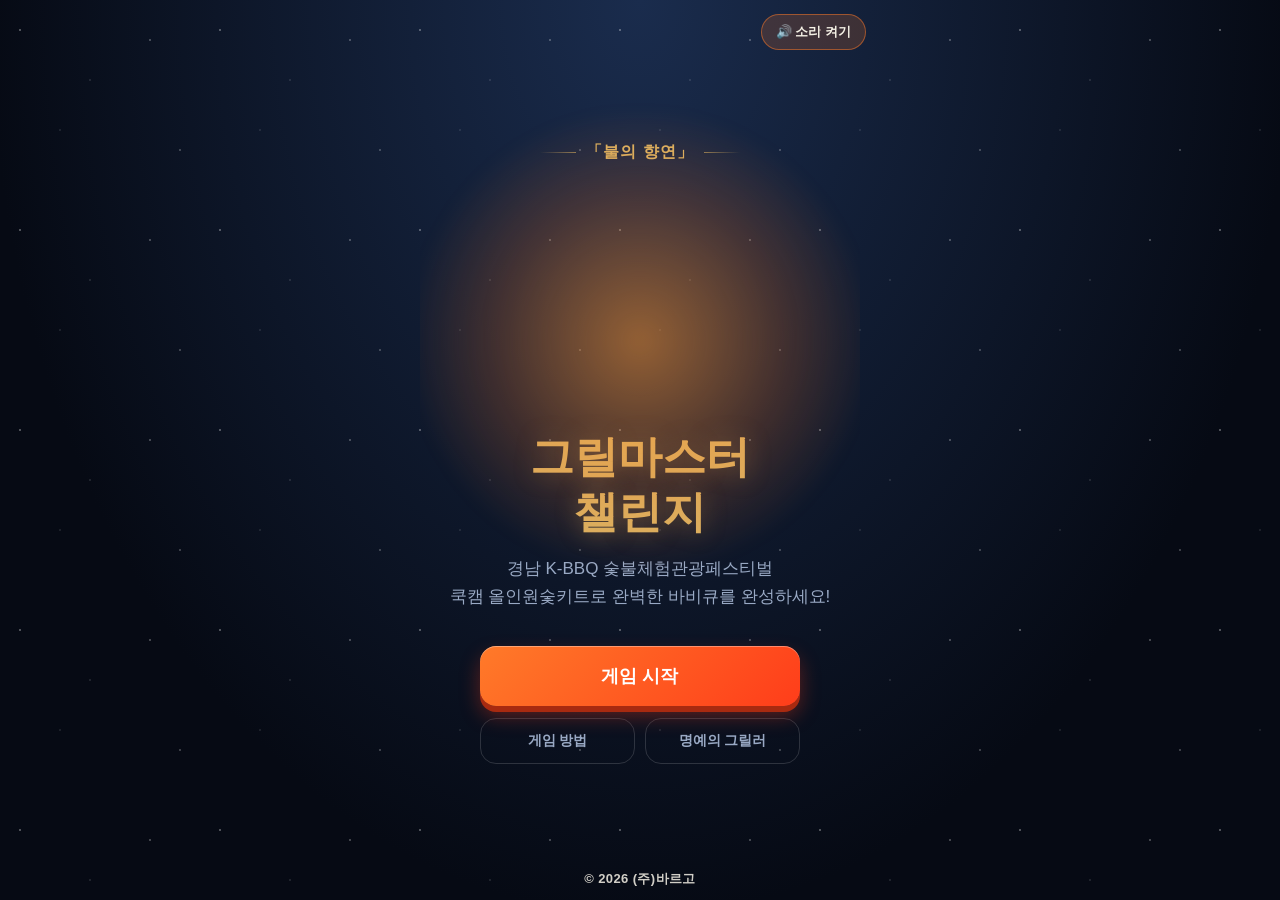
<file: index.html>
<!DOCTYPE html>
<html lang="ko">
<head>
<meta charset="UTF-8">
<meta name="viewport" content="width=device-width, initial-scale=1.0, maximum-scale=1.0, user-scalable=no, viewport-fit=cover">
<meta name="theme-color" content="#0d1526">
<title>그릴마스터 챌린지 | 불의 향연 × 쿡캠</title>
<link rel="manifest" href="manifest.json">
<link rel="icon" href="assets/icon-512.png" type="image/png">
<link rel="apple-touch-icon" href="assets/apple-touch-icon.png">
<link rel="stylesheet" href="css/style.css?v=48">
</head>
<body>
<audio id="bgm" src="assets/bgm.mp3" loop preload="auto"></audio>
<div id="app">

  <button id="btn-sound-toggle" class="sound-toggle" aria-label="배경음악 켜기/끄기">🔊</button>

  <!-- 0. 타이틀 화면 -->
  <section id="screen-title" class="screen active">
    <div class="event-tag">
      <span class="event-tag-line"></span>
      <span class="event-tag-text">「불의 향연」</span>
      <span class="event-tag-line"></span>
    </div>
    <div class="campfire" aria-hidden="true">
      <div class="flame-glow"></div>
      <video class="fire-video" src="assets/fire-loop.mp4" autoplay loop muted playsinline></video>
    </div>
    <h1 class="title-main">그릴마스터<br>챌린지</h1>
    <p class="title-sub">경남 K-BBQ 숯불체험관광페스티벌<br>쿡캠 올인원숯키트로 완벽한 바비큐를 완성하세요!</p>
    <button id="btn-start" class="btn btn-primary btn-lg">게임 시작</button>
    <div class="btn-row">
      <button id="btn-howto" class="btn btn-ghost btn-sm">게임 방법</button>
      <button id="btn-leaderboard-open" class="btn btn-ghost btn-sm">명예의 그릴러</button>
    </div>
  </section>

  <!-- 0-1. 게임 방법 -->
  <section id="screen-howto" class="screen">
    <h2 class="section-title">게임 방법</h2>
    <ol class="howto-list">
      <li><span class="howto-icon">🧰</span><div><b>준비</b> — 실제 쿡캠 사용설명서 순서대로(점화→숯→숯받침→타오르기→그릴→고기) 탭하세요.</div></li>
      <li><span class="howto-icon">🔥</span><div><b>착화</b> — 불꽃이 초록 구간에 있을 때 착화 버튼을 누르세요.</div></li>
      <li><span class="howto-icon">🥩</span><div><b>굽기</b> — 고기가 노릇해지는 순간 탭해서 뒤집으세요.</div></li>
      <li><span class="howto-icon">🏆</span><div><b>완성</b> — 3단계 점수를 합산해 등급과 쿠폰을 받아요!</div></li>
    </ol>
    <button id="btn-howto-close" class="btn btn-primary btn-lg">확인했어요</button>
  </section>

  <!-- 1. 준비: 언박싱 + 키트 조립 -->
  <section id="screen-stage1" class="screen">
    <div class="stage-header">
      <span class="timer" id="s1-timer">10.0초</span>
    </div>
    <h2 class="stage-title">STAGE 1 · 준비</h2>

    <div id="s1-unbox" class="unbox-wrap">
      <div id="btn-unbox" class="unbox-tap-target" role="button" tabindex="0">
        <div class="unbox-pulse-ring"></div>
        <img src="assets/cookcam-box.png" alt="쿡캠 올인원숯키트 BBQ SOOT" class="unbox-img">
      </div>
      <p class="stage-instruction">쿡캠 올인원숯키트를 탭해서 개봉해보세요!</p>
    </div>

    <div id="s1-play" class="s1-play">
      <p class="stage-instruction">표시된 순서대로 아이템을 탭하세요!</p>
      <div class="sequence-display" id="s1-sequence"></div>
      <div class="item-grid" id="s1-grid"></div>
      <div class="progress-bar"><div class="progress-fill" id="s1-progress"></div></div>
    </div>
  </section>

  <!-- 2. 착화 -->
  <section id="screen-stage2" class="screen">
    <div class="stage-header">
      <span class="round-tag" id="s2-round">1 / 3</span>
    </div>
    <h2 class="stage-title">STAGE 2 · 착화</h2>
    <div class="stage-body">
      <p class="stage-instruction">불꽃이 초록 구간에 왔을 때 눌러주세요!</p>
      <div class="ignite-track">
        <div class="ignite-zone" id="s2-zone"></div>
        <div class="ignite-marker" id="s2-marker">🔥</div>
      </div>
      <button id="btn-ignite" class="btn btn-primary btn-lg btn-fire">착화!</button>
      <div class="hit-feedback" id="s2-feedback"></div>
    </div>
  </section>

  <!-- 3. 굽기 -->
  <section id="screen-stage3" class="screen">
    <div class="stage-header">
      <span class="timer" id="s3-timer">20.0초</span>
    </div>
    <h2 class="stage-title">STAGE 3 · 굽기</h2>
    <div class="stage-body">
      <p class="stage-instruction">노릇하게 익으면 탭해서 뒤집으세요! 타지 않게 조심!</p>
      <div class="grill" id="s3-grill"></div>
      <div class="score-live">이번 스테이지 점수: <b id="s3-score">0</b></div>
    </div>
  </section>

  <!-- 4. 결과 -->
  <section id="screen-result" class="screen">
    <h2 class="section-title">완성!</h2>
    <div class="result-summary-row">
      <div class="result-grade-col">
        <div class="grade-badge" id="result-grade-icon">🏆</div>
        <div class="grade-name" id="result-grade-name">그릴마스터</div>
        <div class="score-total">총점 <b id="result-score">0</b>점</div>
      </div>
      <div class="stage-breakdown" id="result-breakdown"></div>
    </div>
    <div class="coupon-box">
      <div class="coupon-label">현장 교환 쿠폰 코드</div>
      <div class="coupon-code" id="result-coupon">------</div>
      <div class="coupon-note">부스 스태프에게 화면을 보여주세요</div>
    </div>
    <p class="drama-teaser">🎬 OTT 드라마 「인생은 고기서 고기까지??」 2026년 9월 공개 예정</p>
    <div class="result-actions">
      <button id="btn-share" class="btn btn-primary">결과 공유하기</button>
      <button id="btn-save-score" class="btn btn-ghost">명예의 그릴러에 등록</button>
      <button id="btn-retry" class="btn btn-ghost">다시 도전하기</button>
    </div>
  </section>

  <!-- 5. 리더보드 -->
  <section id="screen-leaderboard" class="screen">
    <h2 class="section-title">명예의 그릴러</h2>
    <ol class="leaderboard-list" id="leaderboard-list"></ol>
    <button id="btn-leaderboard-close" class="btn btn-primary btn-lg">닫기</button>
  </section>

  <!-- 닉네임 입력 모달 -->
  <div id="modal-nickname" class="modal hidden">
    <div class="modal-box">
      <h3>닉네임을 입력하세요</h3>
      <input id="nickname-input" maxlength="8" placeholder="예: 숯불장인">
      <button id="btn-nickname-submit" class="btn btn-primary">등록</button>
    </div>
  </div>

  <!-- 공유 이미지 모달 -->
  <div id="modal-share-image" class="modal hidden">
    <div class="modal-box">
      <h3>결과 이미지가 준비됐어요!</h3>
      <img id="share-preview-img" class="share-preview-img" alt="공유용 결과 카드">
      <p class="share-preview-hint">이미지를 길게 눌러 사진에 저장한 뒤,<br>인스타그램에 업로드해보세요! (캡션은 복사해뒀어요)</p>
      <button id="btn-share-modal-close" class="btn btn-primary">확인</button>
    </div>
  </div>

  <footer class="app-footer">© 2026 (주)바르고</footer>

</div>
<script src="js/game.js?v=48"></script>
</body>
</html>
</file>
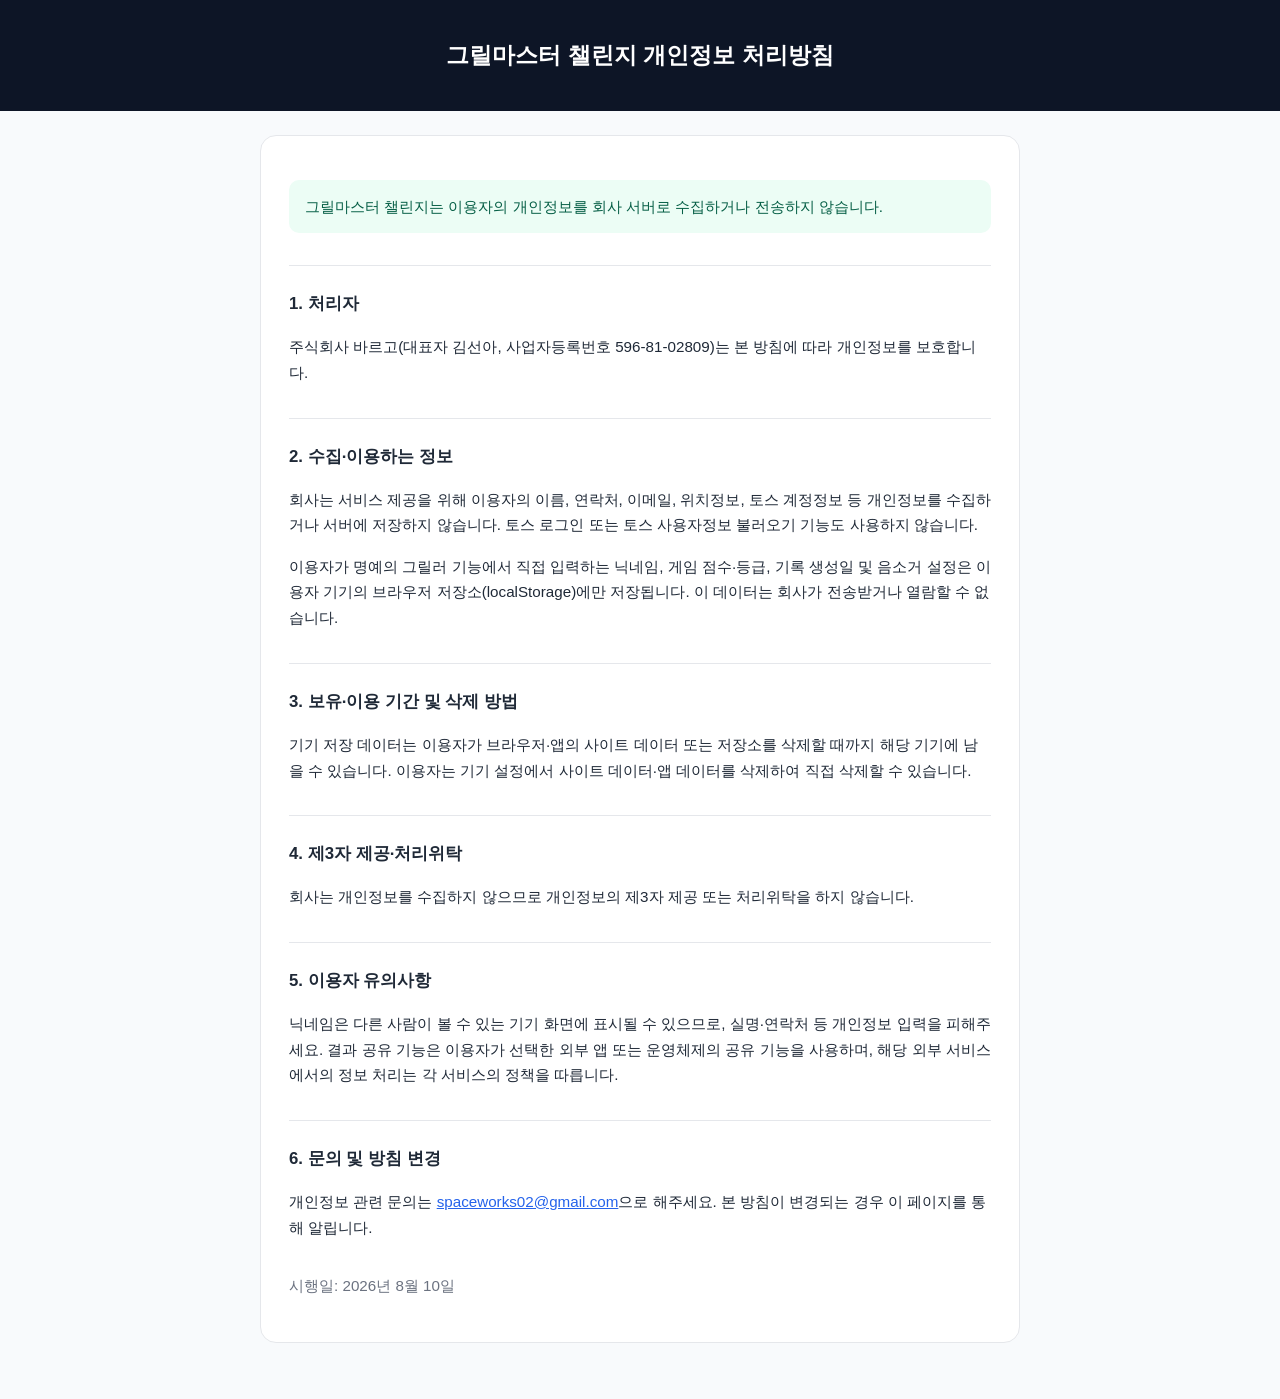
<file: privacy.html>
<!doctype html>
<html lang="ko">
<head>
  <meta charset="utf-8">
  <meta name="viewport" content="width=device-width, initial-scale=1">
  <title>그릴마스터 챌린지 개인정보 처리방침</title>
  <style>
    :root { color: #1f2937; background: #f8fafc; font-family: -apple-system, BlinkMacSystemFont, "Apple SD Gothic Neo", "Malgun Gothic", sans-serif; }
    body { margin: 0; line-height: 1.7; }
    header { padding: 36px 20px; text-align: center; color: white; background: #0d1526; }
    header h1 { margin: 0; font-size: 1.45rem; }
    main { max-width: 760px; margin: 0 auto; padding: 24px 18px 56px; }
    article { padding: 28px; border: 1px solid #e5e7eb; border-radius: 16px; background: white; }
    h2 { margin: 2rem 0 .65rem; font-size: 1.05rem; border-top: 1px solid #e5e7eb; padding-top: 1.5rem; }
    h2:first-child { margin-top: 0; border-top: 0; padding-top: 0; }
    p, li { font-size: .95rem; }
    ul { padding-left: 1.35rem; }
    .notice { padding: 14px 16px; border-radius: 10px; background: #ecfdf5; color: #065f46; }
    .effective { margin-top: 2rem; color: #6b7280; }
    a { color: #2563eb; }
  </style>
</head>
<body>
  <header><h1>그릴마스터 챌린지 개인정보 처리방침</h1></header>
  <main><article>
    <p class="notice">그릴마스터 챌린지는 이용자의 개인정보를 회사 서버로 수집하거나 전송하지 않습니다.</p>

    <h2>1. 처리자</h2>
    <p>주식회사 바르고(대표자 김선아, 사업자등록번호 596-81-02809)는 본 방침에 따라 개인정보를 보호합니다.</p>

    <h2>2. 수집·이용하는 정보</h2>
    <p>회사는 서비스 제공을 위해 이용자의 이름, 연락처, 이메일, 위치정보, 토스 계정정보 등 개인정보를 수집하거나 서버에 저장하지 않습니다. 토스 로그인 또는 토스 사용자정보 불러오기 기능도 사용하지 않습니다.</p>
    <p>이용자가 명예의 그릴러 기능에서 직접 입력하는 닉네임, 게임 점수·등급, 기록 생성일 및 음소거 설정은 이용자 기기의 브라우저 저장소(localStorage)에만 저장됩니다. 이 데이터는 회사가 전송받거나 열람할 수 없습니다.</p>

    <h2>3. 보유·이용 기간 및 삭제 방법</h2>
    <p>기기 저장 데이터는 이용자가 브라우저·앱의 사이트 데이터 또는 저장소를 삭제할 때까지 해당 기기에 남을 수 있습니다. 이용자는 기기 설정에서 사이트 데이터·앱 데이터를 삭제하여 직접 삭제할 수 있습니다.</p>

    <h2>4. 제3자 제공·처리위탁</h2>
    <p>회사는 개인정보를 수집하지 않으므로 개인정보의 제3자 제공 또는 처리위탁을 하지 않습니다.</p>

    <h2>5. 이용자 유의사항</h2>
    <p>닉네임은 다른 사람이 볼 수 있는 기기 화면에 표시될 수 있으므로, 실명·연락처 등 개인정보 입력을 피해주세요. 결과 공유 기능은 이용자가 선택한 외부 앱 또는 운영체제의 공유 기능을 사용하며, 해당 외부 서비스에서의 정보 처리는 각 서비스의 정책을 따릅니다.</p>

    <h2>6. 문의 및 방침 변경</h2>
    <p>개인정보 관련 문의는 <a href="mailto:spaceworks02@gmail.com">spaceworks02@gmail.com</a>으로 해주세요. 본 방침이 변경되는 경우 이 페이지를 통해 알립니다.</p>
    <p class="effective">시행일: 2026년 8월 10일</p>
  </article></main>
</body>
</html>
</file>
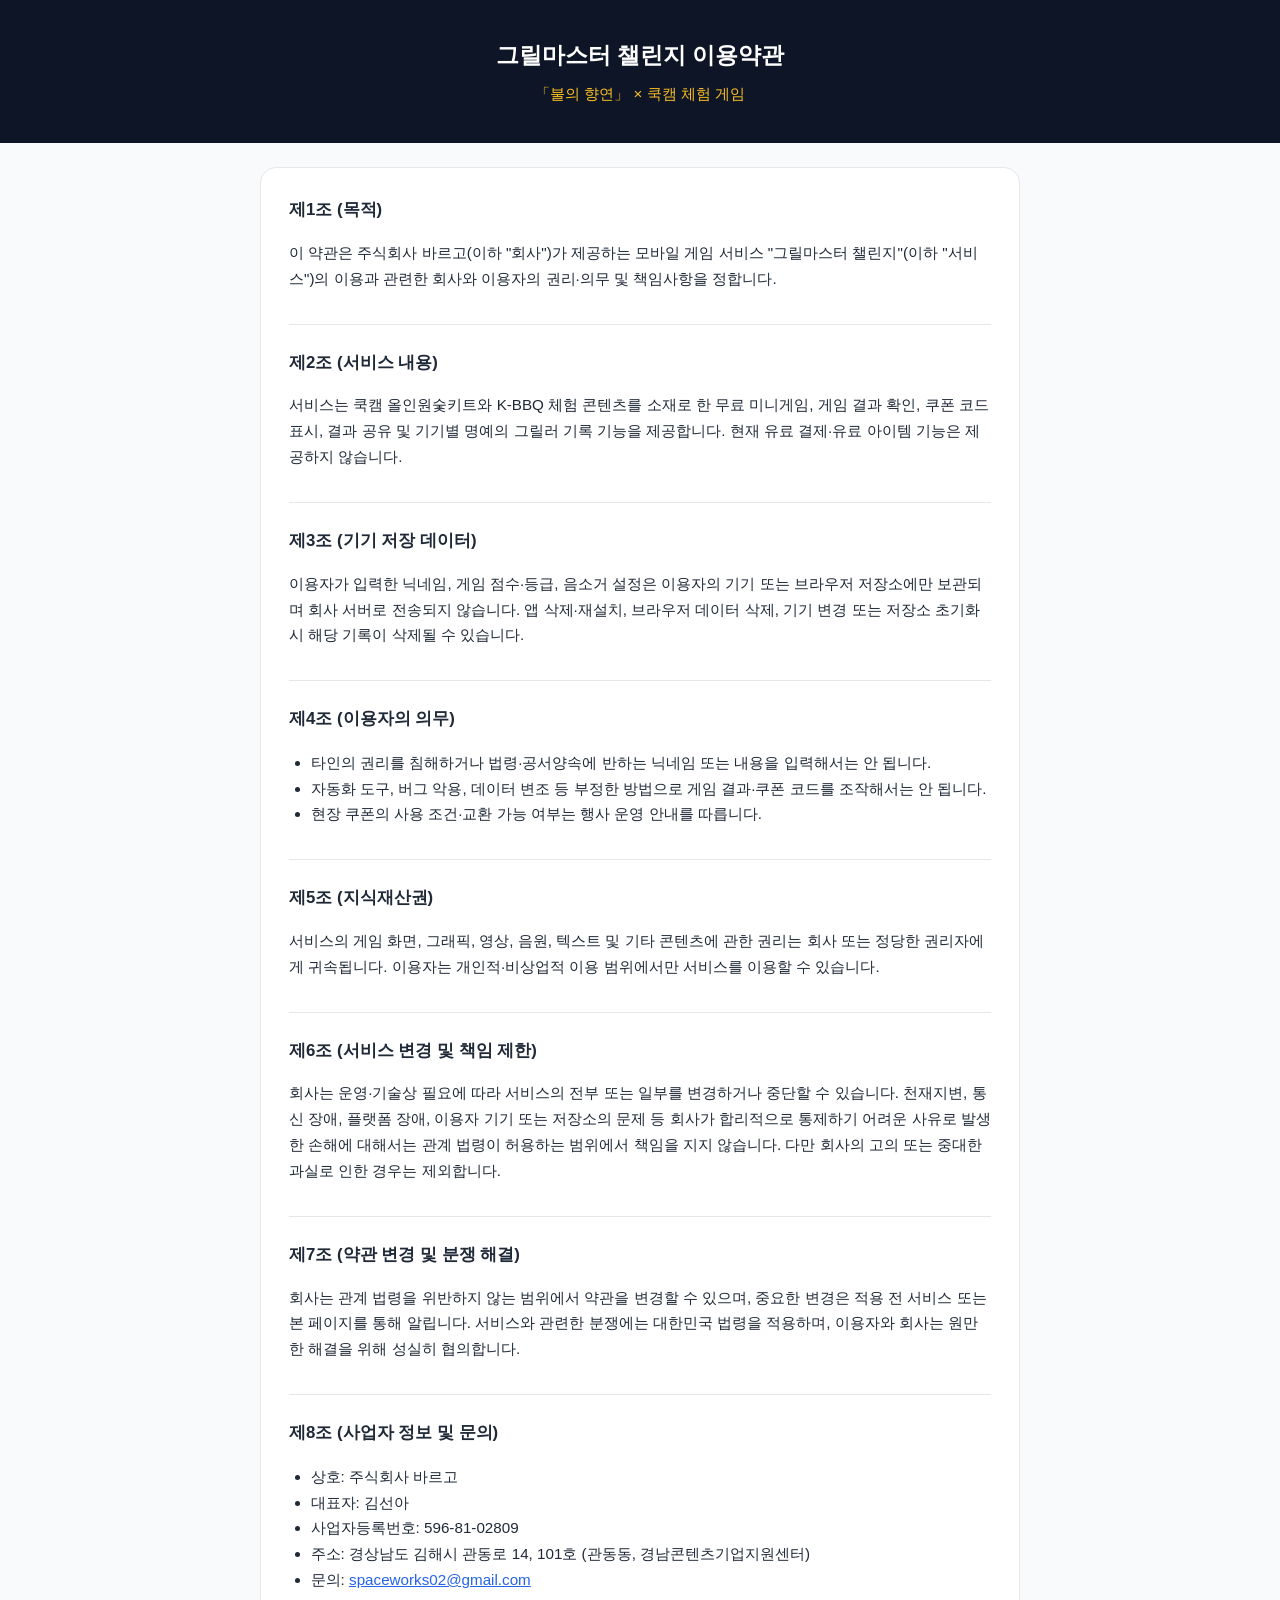
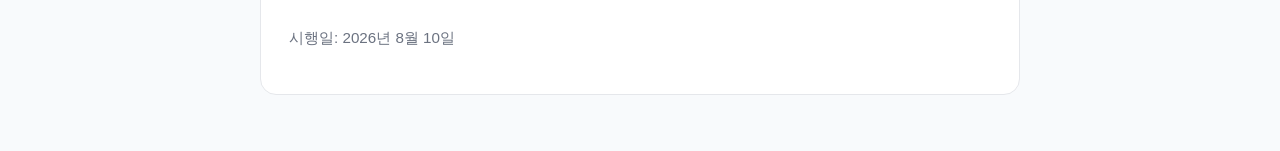
<file: terms.html>
<!doctype html>
<html lang="ko">
<head>
  <meta charset="utf-8">
  <meta name="viewport" content="width=device-width, initial-scale=1">
  <title>그릴마스터 챌린지 이용약관</title>
  <style>
    :root { color: #1f2937; background: #f8fafc; font-family: -apple-system, BlinkMacSystemFont, "Apple SD Gothic Neo", "Malgun Gothic", sans-serif; }
    body { margin: 0; line-height: 1.7; }
    header { padding: 36px 20px; text-align: center; color: white; background: #0d1526; }
    header h1 { margin: 0; font-size: 1.45rem; }
    header p { margin: 6px 0 0; color: #fbbf24; }
    main { max-width: 760px; margin: 0 auto; padding: 24px 18px 56px; }
    article { padding: 28px; border: 1px solid #e5e7eb; border-radius: 16px; background: white; }
    h2 { margin: 2rem 0 .65rem; font-size: 1.05rem; border-top: 1px solid #e5e7eb; padding-top: 1.5rem; }
    h2:first-child { margin-top: 0; border-top: 0; padding-top: 0; }
    p, li { font-size: .95rem; }
    ul, ol { padding-left: 1.35rem; }
    .notice { padding: 14px 16px; border-radius: 10px; background: #fff7ed; color: #9a3412; }
    .effective { margin-top: 2rem; color: #6b7280; }
    a { color: #2563eb; }
  </style>
</head>
<body>
  <header>
    <h1>그릴마스터 챌린지 이용약관</h1>
    <p>「불의 향연」 × 쿡캠 체험 게임</p>
  </header>
  <main><article>
    <h2>제1조 (목적)</h2>
    <p>이 약관은 주식회사 바르고(이하 "회사")가 제공하는 모바일 게임 서비스 "그릴마스터 챌린지"(이하 "서비스")의 이용과 관련한 회사와 이용자의 권리·의무 및 책임사항을 정합니다.</p>

    <h2>제2조 (서비스 내용)</h2>
    <p>서비스는 쿡캠 올인원숯키트와 K-BBQ 체험 콘텐츠를 소재로 한 무료 미니게임, 게임 결과 확인, 쿠폰 코드 표시, 결과 공유 및 기기별 명예의 그릴러 기록 기능을 제공합니다. 현재 유료 결제·유료 아이템 기능은 제공하지 않습니다.</p>

    <h2>제3조 (기기 저장 데이터)</h2>
    <p>이용자가 입력한 닉네임, 게임 점수·등급, 음소거 설정은 이용자의 기기 또는 브라우저 저장소에만 보관되며 회사 서버로 전송되지 않습니다. 앱 삭제·재설치, 브라우저 데이터 삭제, 기기 변경 또는 저장소 초기화 시 해당 기록이 삭제될 수 있습니다.</p>

    <h2>제4조 (이용자의 의무)</h2>
    <ul>
      <li>타인의 권리를 침해하거나 법령·공서양속에 반하는 닉네임 또는 내용을 입력해서는 안 됩니다.</li>
      <li>자동화 도구, 버그 악용, 데이터 변조 등 부정한 방법으로 게임 결과·쿠폰 코드를 조작해서는 안 됩니다.</li>
      <li>현장 쿠폰의 사용 조건·교환 가능 여부는 행사 운영 안내를 따릅니다.</li>
    </ul>

    <h2>제5조 (지식재산권)</h2>
    <p>서비스의 게임 화면, 그래픽, 영상, 음원, 텍스트 및 기타 콘텐츠에 관한 권리는 회사 또는 정당한 권리자에게 귀속됩니다. 이용자는 개인적·비상업적 이용 범위에서만 서비스를 이용할 수 있습니다.</p>

    <h2>제6조 (서비스 변경 및 책임 제한)</h2>
    <p>회사는 운영·기술상 필요에 따라 서비스의 전부 또는 일부를 변경하거나 중단할 수 있습니다. 천재지변, 통신 장애, 플랫폼 장애, 이용자 기기 또는 저장소의 문제 등 회사가 합리적으로 통제하기 어려운 사유로 발생한 손해에 대해서는 관계 법령이 허용하는 범위에서 책임을 지지 않습니다. 다만 회사의 고의 또는 중대한 과실로 인한 경우는 제외합니다.</p>

    <h2>제7조 (약관 변경 및 분쟁 해결)</h2>
    <p>회사는 관계 법령을 위반하지 않는 범위에서 약관을 변경할 수 있으며, 중요한 변경은 적용 전 서비스 또는 본 페이지를 통해 알립니다. 서비스와 관련한 분쟁에는 대한민국 법령을 적용하며, 이용자와 회사는 원만한 해결을 위해 성실히 협의합니다.</p>

    <h2>제8조 (사업자 정보 및 문의)</h2>
    <ul>
      <li>상호: 주식회사 바르고</li>
      <li>대표자: 김선아</li>
      <li>사업자등록번호: 596-81-02809</li>
      <li>주소: 경상남도 김해시 관동로 14, 101호 (관동동, 경남콘텐츠기업지원센터)</li>
      <li>문의: <a href="mailto:spaceworks02@gmail.com">spaceworks02@gmail.com</a></li>
    </ul>
    <p class="effective">시행일: 2026년 8월 10일</p>
  </article></main>
</body>
</html>
</file>
<file: css/style.css>
:root {
  --bg-dark: #0d1526;
  --bg-panel: #16223a;
  --charcoal: #1c2c47;
  --ember-orange: #ff7a29;
  --ember-red: #ff3d1a;
  --flame-yellow: #ffc233;
  --gold: #d9b364;
  --grill-green: #4caf6a;
  --text-main: #f5f1e6;
  --text-muted: #99a9c4;
  --danger: #ff4d4d;
}

* { box-sizing: border-box; -webkit-tap-highlight-color: transparent; }

html, body {
  margin: 0; padding: 0;
  min-height: 100%;
  min-height: 100dvh;
  background:
    radial-gradient(1.5px 1.5px at 20px 30px, rgba(255,255,255,.55), transparent),
    radial-gradient(1px 1px at 90px 80px, rgba(255,255,255,.35), transparent),
    radial-gradient(1.5px 1.5px at 150px 40px, rgba(255,255,255,.45), transparent),
    radial-gradient(1px 1px at 60px 130px, rgba(255,255,255,.3), transparent),
    radial-gradient(1.5px 1.5px at 180px 150px, rgba(255,255,255,.4), transparent),
    radial-gradient(ellipse at top, #1a2c4d 0%, #060a14 72%);
  background-size: 200px 200px, 200px 200px, 200px 200px, 200px 200px, 200px 200px, 100% 100%;
  background-repeat: repeat, repeat, repeat, repeat, repeat, no-repeat;
  background-color: #060a14;
  color: var(--text-main);
  font-family: -apple-system, BlinkMacSystemFont, "Apple SD Gothic Neo", "Noto Sans KR", sans-serif;
  overscroll-behavior: none;
  user-select: none;
}

#app {
  position: relative;
  max-width: 480px;
  margin: 0 auto;
  height: 100vh;
  height: 100dvh;
  padding: env(safe-area-inset-top, 0) 20px env(safe-area-inset-bottom, 0);
  display: flex;
  flex-direction: column;
  overflow-x: hidden;
  overflow-y: auto;
}

.screen {
  display: none;
  flex-direction: column;
  align-items: center;
  flex: 1;
  min-height: 0;
  padding: 68px 0 24px;
  animation: fadeIn .25s ease;
  overflow-y: auto;
  -webkit-overflow-scrolling: touch;
}
.screen.active { display: flex; }
#screen-result.active { justify-content: center; }
#screen-title.active { justify-content: center; }

.sound-toggle {
  position: absolute;
  top: max(14px, env(safe-area-inset-top, 0px));
  right: 14px;
  z-index: 40;
  width: 40px; height: 40px;
  border-radius: 50%;
  border: 1.5px solid rgba(255,255,255,.15);
  background: rgba(22,34,58,.8);
  color: var(--text-main);
  font-size: 18px;
  display: flex; align-items: center; justify-content: center;
  cursor: pointer;
}
.sound-toggle.muted { opacity: .5; }
.sound-toggle.label {
  width: auto;
  height: auto;
  border-radius: 999px;
  padding: 8px 14px;
  font-size: 13px;
  font-weight: 700;
  gap: 4px;
  white-space: nowrap;
  background: rgba(255,122,41,.18);
  border-color: rgba(255,122,41,.5);
}

.app-footer {
  flex-shrink: 0;
  text-align: center;
  font-size: 13px;
  font-weight: 600;
  color: var(--text-main);
  opacity: .85;
  padding: 12px 0 max(12px, env(safe-area-inset-bottom, 0px));
  letter-spacing: .4px;
}

@keyframes fadeIn { from { opacity: 0; transform: translateY(6px); } to { opacity: 1; transform: translateY(0); } }

/* Title screen */
.event-tag {
  margin-top: 16px;
  display: flex;
  align-items: center;
  justify-content: center;
  gap: 10px;
  width: 100%;
}
.event-tag-line {
  height: 1px;
  width: 36px;
  background: linear-gradient(90deg, transparent, rgba(217,179,100,.6));
}
.event-tag-line:last-child { background: linear-gradient(90deg, rgba(217,179,100,.6), transparent); }
.event-tag-text {
  color: var(--gold);
  font-size: 16px;
  font-weight: 700;
  letter-spacing: 1.2px;
  text-transform: uppercase;
  white-space: nowrap;
}
.campfire {
  position: relative;
  width: 300px;
  height: 300px;
  margin: 28px auto -70px;
}
.flame-glow {
  position: absolute;
  left: 50%;
  top: 50%;
  width: 460px;
  height: 460px;
  transform: translate(-50%, -50%);
  background: radial-gradient(ellipse, rgba(255,150,50,.55) 0%, rgba(255,120,30,.2) 45%, transparent 72%);
  filter: blur(7px);
  animation: glowPulse 1.4s ease-in-out infinite;
}
@keyframes glowPulse {
  0%, 100% { opacity: .7; transform: translate(-50%, -50%) scale(1); }
  50%      { opacity: 1; transform: translate(-50%, -50%) scale(1.06); }
}
.fire-video {
  position: absolute;
  left: 50%;
  top: 50%;
  width: 260px;
  height: 260px;
  transform: translate(-50%, -50%);
  border-radius: 50%;
  object-fit: cover;
  mix-blend-mode: screen;
}
.title-main {
  font-size: 44px; text-align: center; line-height: 1.25; margin: 8px 0 0; font-weight: 800;
  color: var(--gold);
  text-shadow: 0 0 24px rgba(217,179,100,.35);
}
.title-sub { text-align: center; color: var(--text-muted); margin: 16px 0 36px; line-height: 1.6; font-size: 17px; }

.btn {
  width: 100%;
  max-width: 320px;
  border: none;
  border-radius: 16px;
  padding: 16px;
  font-size: 17px;
  font-weight: 700;
  margin-bottom: 12px;
  cursor: pointer;
  transition: transform .1s ease;
  font-family: inherit;
}
.btn:active { transform: scale(.97); }
.btn:disabled { opacity: .6; pointer-events: none; }
.result-actions {
  display: flex;
  align-items: flex-start;
  gap: 8px;
  width: 100%;
  max-width: 320px;
}
.result-actions .btn {
  flex: 1;
  width: auto;
  max-width: none;
  aspect-ratio: 0.9;
  padding: 8px 6px;
  font-size: 13px;
  margin-bottom: 0;
  line-height: 1.3;
  display: flex;
  align-items: center;
  justify-content: center;
  text-align: center;
}
.btn-primary {
  background: linear-gradient(135deg, var(--ember-orange), var(--ember-red));
  color: #fff;
  box-shadow: 0 6px 0 #a82a10, 0 10px 20px rgba(255,61,26,.35), inset 0 1px 0 rgba(255,255,255,.35);
  transform: translateY(0);
  transition: transform .1s ease, box-shadow .1s ease;
}
.btn-primary:active {
  transform: translateY(4px);
  box-shadow: 0 2px 0 #a82a10, 0 4px 10px rgba(255,61,26,.3), inset 0 1px 0 rgba(255,255,255,.2);
}
.btn-ghost {
  background: transparent;
  color: var(--text-muted);
  border: 1.5px solid rgba(255,255,255,.15);
}
.btn-lg { padding: 18px; font-size: 18px; }
.btn-fire {
  width: 140px; height: 140px;
  max-width: 140px;
  border-radius: 50%;
  font-size: 22px;
  padding: 0;
  display: flex; align-items: center; justify-content: center;
  margin-left: auto; margin-right: auto;
}
.btn-row {
  display: flex;
  gap: 10px;
  width: 100%;
  max-width: 320px;
}
.btn-row .btn {
  width: auto;
  flex: 1;
  max-width: none;
}
.btn-sm { padding: 13px 8px; font-size: 14px; }

/* How to */
.section-title { font-size: 28px; font-weight: 800; margin: 8px 0 28px; }
.howto-list { list-style: none; padding: 0; margin: 0 0 32px; width: 100%; max-width: 400px; }
.howto-list li {
  display: flex; align-items: center; gap: 16px;
  background: var(--bg-panel);
  border-radius: 16px;
  padding: 20px 20px;
  margin-bottom: 14px;
  line-height: 1.5;
  font-size: 16px;
}
.howto-icon { font-size: 36px; flex-shrink: 0; }

/* Stage header */
.stage-header {
  position: absolute;
  top: max(14px, env(safe-area-inset-top, 0px));
  left: 14px;
  z-index: 40;
  display: flex; align-items: center;
}
.stage-title {
  font-size: 26px; font-weight: 800; letter-spacing: .3px;
  color: var(--flame-yellow);
  text-align: center;
  margin: 4px 0 8px;
}
.stage-body {
  flex: 1;
  display: flex;
  flex-direction: column;
  align-items: center;
  justify-content: center;
  width: 100%;
}
.timer, .round-tag {
  font-variant-numeric: tabular-nums;
  font-weight: 800; font-size: 16px;
  background: var(--charcoal);
  padding: 4px 12px;
  border-radius: 999px;
}
.stage-instruction { color: var(--text-muted); font-size: 16px; margin: 12px 0 28px; text-align: center; }

/* Stage 1: unboxing intro */
.unbox-wrap {
  display: flex;
  flex: 1;
  flex-direction: column;
  align-items: center;
  justify-content: center;
  width: 100%;
  animation: fadeIn .3s ease;
}
.unbox-tap-target {
  position: relative;
  display: flex;
  align-items: center;
  justify-content: center;
  cursor: pointer;
  margin: 12px 0 22px;
  animation: unboxFloat 2.4s ease-in-out infinite;
}
.unbox-tap-target:active .unbox-img { transform: scale(.93); }
.unbox-img {
  position: relative;
  z-index: 1;
  width: 100%;
  max-width: 460px;
  display: block;
  filter: drop-shadow(0 12px 28px rgba(0,0,0,.5));
  transition: transform .15s ease;
}
.unbox-pulse-ring {
  position: absolute;
  left: 50%;
  top: 50%;
  width: 70%;
  aspect-ratio: 1;
  transform: translate(-50%, -50%) scale(1);
  border-radius: 50%;
  background: radial-gradient(circle, rgba(255,150,50,.35) 0%, transparent 70%);
  animation: unboxPulse 1.8s ease-out infinite;
}
@keyframes unboxPulse {
  0%   { transform: translate(-50%, -50%) scale(.85); opacity: .8; }
  100% { transform: translate(-50%, -50%) scale(1.3); opacity: 0; }
}
@keyframes unboxFloat {
  0%, 100% { transform: translateY(0); }
  50%      { transform: translateY(-8px); }
}
.s1-play {
  display: none;
  flex: 1;
  flex-direction: column;
  align-items: center;
  justify-content: center;
  width: 100%;
}
.s1-play.active { display: flex; }

/* Stage 1: assembly */
.sequence-display {
  display: flex;
  width: 100%; max-width: 360px;
  margin: 0 auto 28px;
  padding: 14px 8px;
  background: rgba(255,255,255,.03);
  border: 1px solid rgba(255,255,255,.07);
  border-radius: 14px;
  overflow-x: auto;
}
.seq-row-zigzag { display: flex; align-items: flex-start; gap: 3px; margin: 0 auto; }
.seq-item.seq-up { margin-top: 0; }
.seq-item.seq-down { margin-top: 34px; }
.seq-arrow.zig { align-self: center; margin-top: 17px; }
.sequence-display .seq-item {
  font-size: 20px;
  width: 36px; height: 36px;
  flex-shrink: 0;
  display: flex; align-items: center; justify-content: center;
  background: var(--bg-panel);
  border-radius: 9px;
  border: 2px solid rgba(255,255,255,.08);
}
.sequence-display .seq-item.done { opacity: .25; border-color: var(--grill-green); }
.sequence-display .seq-item.next { border-color: var(--flame-yellow); box-shadow: 0 0 10px rgba(255,194,51,.5); }
.seq-arrow { color: var(--text-muted); font-size: 16px; font-weight: 700; flex-shrink: 0; }

.item-grid {
  display: grid; grid-template-columns: repeat(3, 1fr);
  gap: 14px; width: 100%; max-width: 360px;
}
.item-tile {
  aspect-ratio: 1;
  background: var(--bg-panel);
  border-radius: 18px;
  display: flex; align-items: center; justify-content: center;
  font-size: 42px;
  border: 2px solid rgba(255,255,255,.06);
}

/* 짧은 뷰포트(작은 폰, 배너로 줄어든 화면 등)에서 그리드가 footer와 겹치지 않도록
   타일 박스(테두리/여백)만 축소. 아이콘 font-size는 유지해 이미지 크기는 그대로. */
@media (max-height: 700px) {
  .item-grid { max-width: 280px; gap: 8px; }
  .item-tile { border-radius: 12px; border-width: 1.5px; }
  .sequence-display { margin: 0 auto 16px; padding: 10px 6px; }
  .stage-instruction { margin: 8px 0 16px; }
  .progress-bar { margin-top: 14px; }
}
.item-tile.wrong { animation: shake .3s; border-color: var(--danger); }
.item-tile.correct { animation: pop .25s; opacity: 0; }
@keyframes shake { 0%,100% { transform: translateX(0); } 25% { transform: translateX(-6px); } 75% { transform: translateX(6px); } }
@keyframes pop { to { transform: scale(1.3); opacity: 0; } }

.progress-bar {
  width: 100%; height: 8px; background: var(--charcoal);
  border-radius: 999px; overflow: hidden; margin-top: 24px;
}
.progress-fill { height: 100%; background: linear-gradient(90deg, var(--ember-orange), var(--flame-yellow)); width: 100%; transition: width .1s linear; }

/* Stage 2: ignition */
.ignite-track {
  position: relative;
  width: 100%; max-width: 400px; height: 168px;
  margin: 40px 0 48px;
  background: var(--charcoal);
  border-radius: 999px;
  overflow: hidden;
}
.ignite-zone {
  position: absolute; top: 0; bottom: 0;
  background: rgba(76,175,106,.35);
  border-left: 2px solid var(--grill-green);
  border-right: 2px solid var(--grill-green);
}
.ignite-marker {
  position: absolute; top: 50%; left: 0;
  transform: translate(-50%, -50%);
  font-size: 72px;
  will-change: left;
}
.hit-feedback { font-size: 24px; font-weight: 800; height: 32px; margin-top: 12px; }
.hit-feedback.perfect { color: var(--grill-green); }
.hit-feedback.good { color: var(--flame-yellow); }
.hit-feedback.miss { color: var(--danger); }

/* Stage 3: grill */
.grill {
  position: relative;
  width: 100%; max-width: 400px; aspect-ratio: 1;
  background: repeating-linear-gradient(0deg, #1b1310, #1b1310 8px, #241a16 8px, #241a16 16px);
  border-radius: 24px;
  border: 3px solid #3a2a20;
  margin: 8px 0 16px;
}
.meat {
  position: absolute;
  transform: translate(-50%, -50%);
  width: 76px; height: 76px;
  display: flex; align-items: center; justify-content: center;
  font-size: 44px;
  border-radius: 50%;
  cursor: pointer;
  transition: filter .15s ease;
}
.meat .doneness-ring {
  position: absolute; inset: -4px;
  border-radius: 50%;
  border: 4px solid var(--charcoal);
}
.meat-icon { position: relative; z-index: 1; }
.meat.state-cooking .doneness-ring { border-color: #6b5a4a; }
.meat.state-perfect .doneness-ring {
  border-color: var(--ember-orange);
  box-shadow: 0 0 16px rgba(255,122,41,.7);
  animation: pulse-perfect .5s infinite alternate;
}
.meat.state-overcooked .doneness-ring {
  border-color: var(--danger);
  box-shadow: 0 0 14px rgba(255,77,77,.6);
}
.meat.state-burnt { filter: grayscale(1) brightness(.45); }
.meat.state-burnt .doneness-ring { border-color: var(--danger); }
@keyframes pulse-perfect { from { transform: scale(1); } to { transform: scale(1.08); } }
.score-live { color: var(--text-muted); font-size: 16px; }

/* Result */
.result-summary-row {
  display: flex;
  flex-direction: column;
  align-items: center;
  width: 100%;
  max-width: 320px;
}
.result-grade-col {
  width: 100%;
  display: flex;
  flex-direction: column;
  align-items: center;
  justify-content: center;
  background: var(--bg-panel);
  border-radius: 14px;
  padding: 10px 8px;
  margin-bottom: 8px;
}
.grade-badge { font-size: 44px; margin: 0 0 2px; }
.grade-name { font-size: 18px; font-weight: 800; text-align: center; }
.score-total { color: var(--text-muted); font-size: 13px; margin-top: 2px; }
.score-total b { color: var(--flame-yellow); font-size: 17px; }
.stage-breakdown {
  width: 100%;
  background: var(--bg-panel);
  border-radius: 14px;
  padding: 8px 18px;
  margin-bottom: 8px;
  font-size: 14px;
  color: var(--text-muted);
}
.stage-breakdown div { display: flex; justify-content: space-between; width: 140px; margin: 0 auto; padding: 3px 0; }
.coupon-box {
  width: 100%; max-width: 320px;
  background: linear-gradient(135deg, rgba(255,122,41,.15), rgba(255,61,26,.1));
  border: 1.5px dashed var(--ember-orange);
  border-radius: 16px;
  padding: 10px;
  text-align: center;
  margin-bottom: 8px;
}
.coupon-label { font-size: 12px; color: var(--text-muted); margin-bottom: 2px; }
.coupon-code { font-size: 22px; font-weight: 800; letter-spacing: 4px; color: var(--flame-yellow); }
.coupon-note { font-size: 12px; color: var(--text-muted); margin-top: 2px; }
.drama-teaser {
  font-size: 12px;
  color: var(--gold);
  text-align: center;
  margin: 0 0 8px;
  max-width: 300px;
}

/* Leaderboard */
.leaderboard-list {
  list-style: none; padding: 0; width: 100%; max-width: 400px;
  flex: 1;
  overflow-y: auto;
  min-height: 0;
}
.leaderboard-list li {
  display: flex; justify-content: space-between; align-items: center;
  background: var(--bg-panel);
  padding: 18px 20px;
  border-radius: 14px;
  margin-bottom: 12px;
  font-size: 17px;
}
.leaderboard-list li .rank { color: var(--flame-yellow); font-weight: 800; width: 28px; font-size: 20px; }
.leaderboard-list .empty { text-align: center; color: var(--text-muted); padding: 20px 0; }

/* Modal */
.modal {
  position: fixed; inset: 0;
  background: rgba(0,0,0,.6);
  display: flex; align-items: center; justify-content: center;
  z-index: 50;
}
.modal.hidden { display: none; }
.modal-box {
  background: var(--bg-panel);
  border-radius: 18px;
  padding: 24px;
  width: 85%; max-width: 320px;
  text-align: center;
}
.modal-box h3 { margin-top: 0; }
#nickname-input {
  width: 100%;
  padding: 12px;
  border-radius: 10px;
  border: 1.5px solid rgba(255,255,255,.15);
  background: var(--charcoal);
  color: var(--text-main);
  font-size: 16px;
  margin-bottom: 14px;
  text-align: center;
}
.share-preview-img {
  width: 100%;
  border-radius: 12px;
  margin: 10px 0;
  -webkit-touch-callout: default;
}
.share-preview-hint {
  font-size: 13px;
  color: var(--text-muted);
  line-height: 1.5;
  margin: 0 0 16px;
}
</file>
